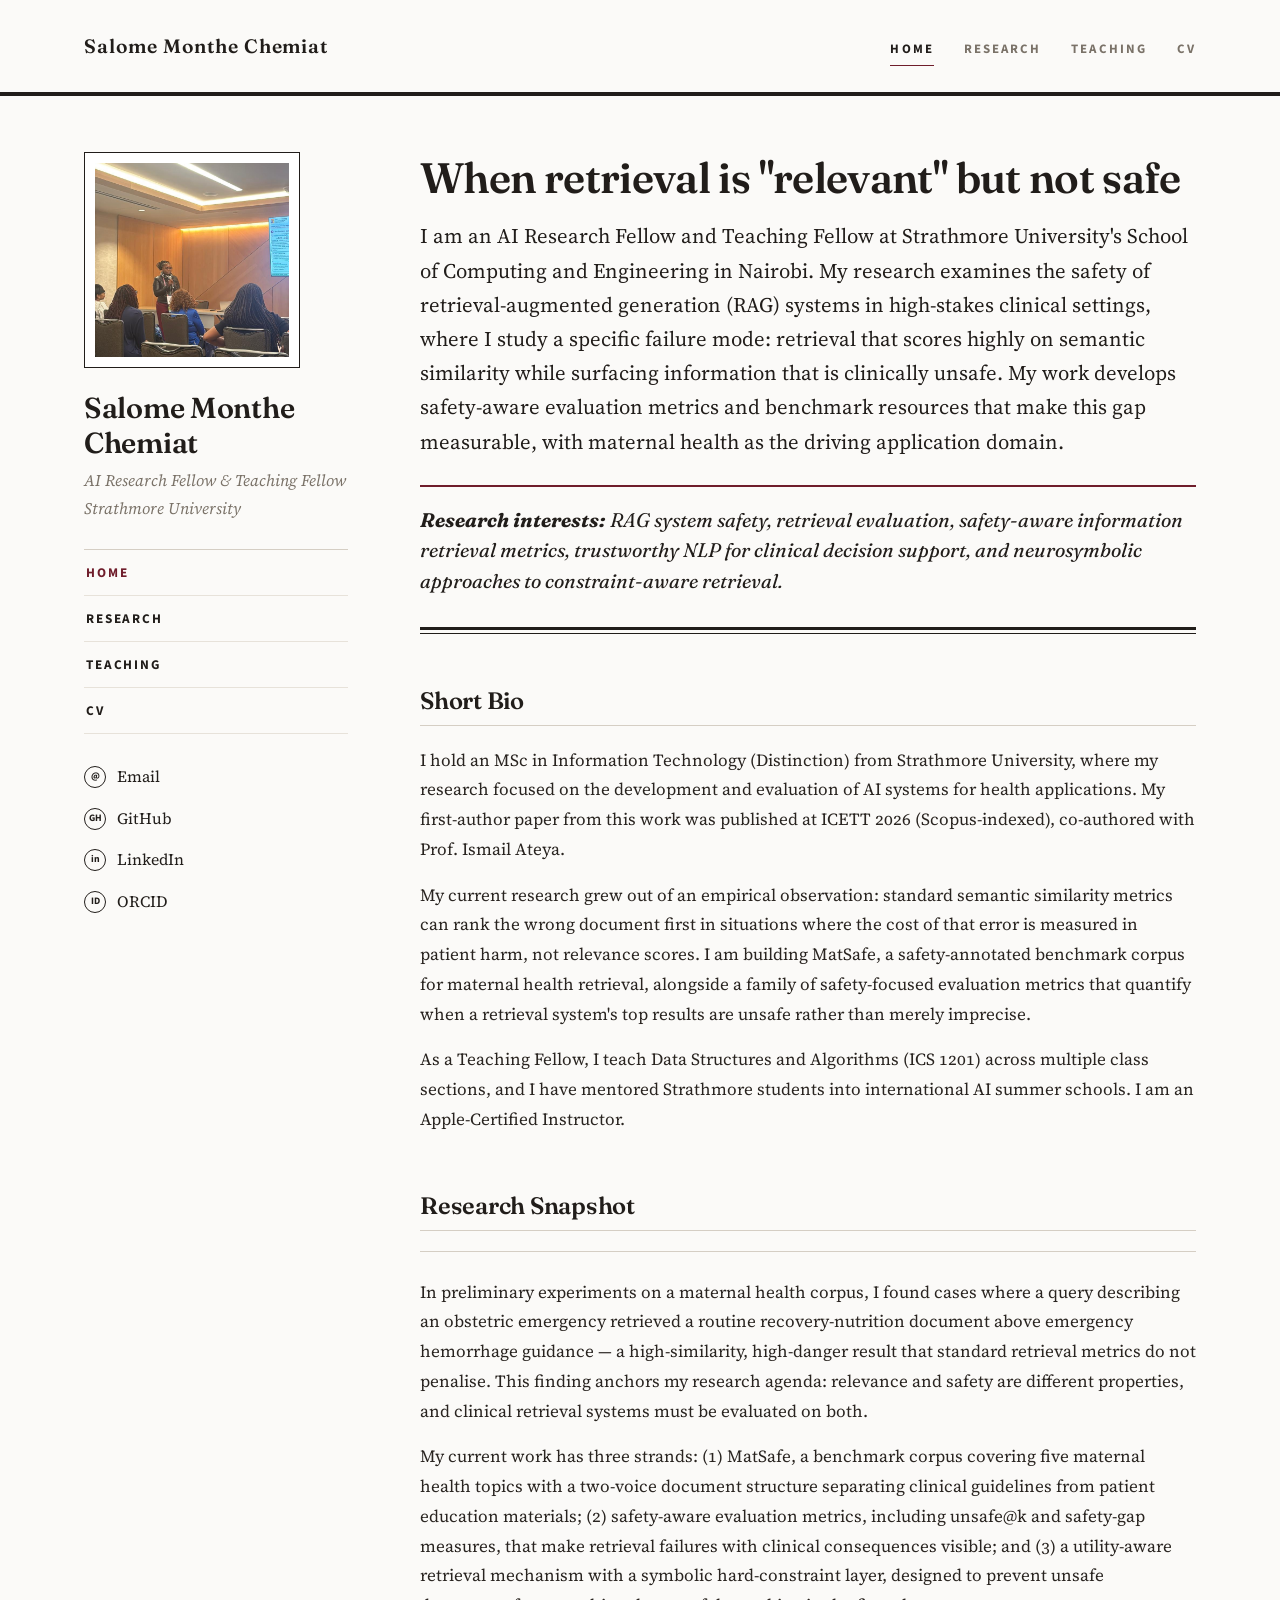
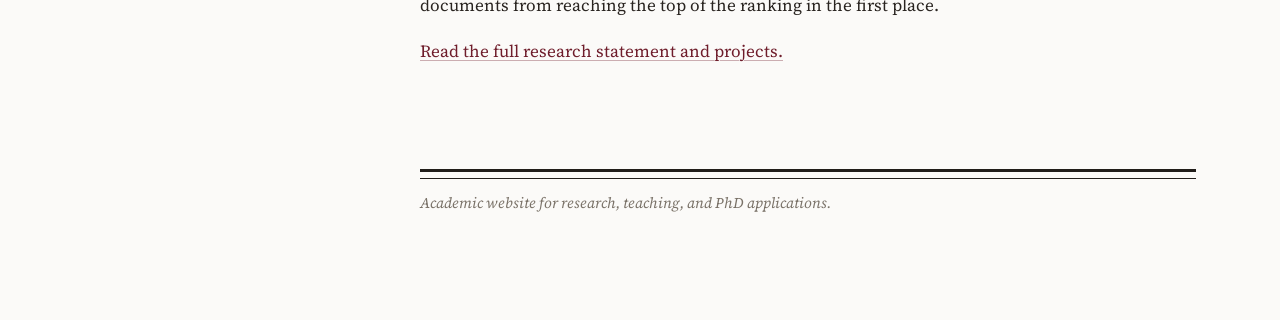
<file: index.html>
<!DOCTYPE html>
<html lang="en">
<head>
    <meta charset="UTF-8">
    <meta name="viewport" content="width=device-width, initial-scale=1.0">

    <title>Salome Monthe Chemiat | AI Research Fellow, Strathmore University</title>

    <meta name="description" content="Academic website of Salome Monthe Chemiat, AI Research Fellow and Teaching Fellow at Strathmore University. Research on the safety of retrieval-augmented generation (RAG) systems, retrieval evaluation, and trustworthy NLP for high-stakes clinical settings.">

    <meta name="robots" content="index, follow">

    <link rel="canonical" href="https://chemiatsalome.github.io/">

    <meta property="og:type" content="website">
    <meta property="og:title" content="Salome Monthe Chemiat | AI Research Fellow">
    <meta property="og:description" content="Research on RAG system safety, retrieval evaluation, and trustworthy NLP for clinical decision support. AI Research Fellow and Teaching Fellow, Strathmore University, Nairobi.">
    <meta property="og:url" content="https://chemiatsalome.github.io/">
    <meta property="og:image" content="https://chemiatsalome.github.io/profile.jpg">

    <script type="application/ld+json">
    {
        "@context": "https://schema.org",
        "@type": "Person",
        "name": "Salome Monthe Chemiat",
        "jobTitle": "AI Research Fellow and Teaching Fellow",
        "affiliation": {
            "@type": "CollegeOrUniversity",
            "name": "Strathmore University, School of Computing and Engineering"
        },
        "url": "https://chemiatsalome.github.io/",
        "sameAs": [
            "https://github.com/Chemiatsalome",
            "https://www.linkedin.com/in/salome-chemiat",
            "https://orcid.org/0009-0006-5871-4366"
        ],
        "knowsAbout": [
            "Retrieval-Augmented Generation",
            "AI Safety Evaluation",
            "Information Retrieval",
            "Natural Language Processing",
            "Clinical Decision Support",
            "Machine Learning"
        ]
    }
    </script>

    <link rel="stylesheet" href="style.css">
</head>

<body>

<header class="top-header">
    <div class="top-header-inner">
        <div class="site-mark">Salome Monthe Chemiat</div>

        <nav class="top-links" aria-label="Top navigation">
            <a class="active" href="index.html">Home</a>
            <a href="research.html">Research</a>
            <a href="teaching.html">Teaching</a>
            <a href="cv.html">CV</a>
        </nav>
    </div>
    <div class="accent-line"></div>
</header>

<div class="site-shell">
    <div class="page-grid">

        <aside class="sidebar">

            <div class="profile-wrap">
                <img class="profile-photo" src="profile.jpg" alt="Portrait of Salome Monthe Chemiat">
            </div>

            <h1>Salome Monthe Chemiat</h1>
            <p class="role">AI Research Fellow &amp; Teaching Fellow<br>Strathmore University</p>

            <nav class="sidebar-nav" aria-label="Primary">
                <a class="active" href="index.html">Home</a>
                <a href="research.html">Research</a>
                <a href="teaching.html">Teaching</a>
                <a href="cv.html">CV</a>
            </nav>

            <ul class="contact-list">
                <li><a href="#" id="email-link"><span class="icon">@</span>Email</a></li>
                <li><a href="https://github.com/Chemiatsalome"><span class="icon">GH</span>GitHub</a></li>
                <li><a href="https://www.linkedin.com/in/salome-chemiat"><span class="icon">in</span>LinkedIn</a></li>
                <li><a href="https://orcid.org/0009-0006-5871-4366"><span class="icon">ID</span>ORCID</a></li>
            </ul>

        </aside>

        <main class="content">

            <section class="hero">


                <h1>When retrieval is "relevant" but not safe</h1>

                <p class="lead">
                    I am an AI Research Fellow and Teaching Fellow at Strathmore University's
                    School of Computing and Engineering in Nairobi. My research examines the
                    safety of retrieval-augmented generation (RAG) systems in high-stakes
                    clinical settings, where I study a specific failure mode: retrieval that
                    scores highly on semantic similarity while surfacing information that is
                    clinically unsafe. My work develops safety-aware evaluation metrics and
                    benchmark resources that make this gap measurable, with maternal health
                    as the driving application domain.
                </p>

                <p class="research-question">
                    <strong>Research interests:</strong>
                    RAG system safety, retrieval evaluation, safety-aware information
                    retrieval metrics, trustworthy NLP for clinical decision support,
                    and neurosymbolic approaches to constraint-aware retrieval.
                </p>

            </section>

            <section>
                <h2>Short Bio</h2>

                <p>
                    I hold an MSc in Information Technology (Distinction) from Strathmore
                    University, where my research focused on the development and evaluation
                    of AI systems for health applications. My first-author paper from this
                    work was published at ICETT 2026 (Scopus-indexed), co-authored with
                    Prof. Ismail Ateya.
                </p>

                <p>
                    My current research grew out of an empirical observation: standard
                    semantic similarity metrics can rank the wrong document first in
                    situations where the cost of that error is measured in patient harm,
                    not relevance scores. I am building MatSafe, a safety-annotated
                    benchmark corpus for maternal health retrieval, alongside a family of
                    safety-focused evaluation metrics that quantify when a retrieval
                    system's top results are unsafe rather than merely imprecise.
                </p>

                <p>
                    As a Teaching Fellow, I teach Data Structures and Algorithms (ICS 1201)
                    across multiple class sections, and I have mentored Strathmore students
                    into international AI summer schools. I am an Apple-Certified Instructor.
                </p>
            </section>

            <section>
                <h2>Research Snapshot</h2>

                <div class="section-card">

                    <p>
                        In preliminary experiments on a maternal health corpus, I found
                        cases where a query describing an obstetric emergency retrieved a
                        routine recovery-nutrition document above emergency hemorrhage
                        guidance &mdash; a high-similarity, high-danger result that standard
                        retrieval metrics do not penalise. This finding anchors my research
                        agenda: relevance and safety are different properties, and clinical
                        retrieval systems must be evaluated on both.
                    </p>

                    <p>
                        My current work has three strands: (1) MatSafe, a benchmark corpus
                        covering five maternal health topics with a two-voice document
                        structure separating clinical guidelines from patient education
                        materials; (2) safety-aware evaluation metrics, including unsafe@k
                        and safety-gap measures, that make retrieval failures with clinical
                        consequences visible; and (3) a utility-aware retrieval mechanism
                        with a symbolic hard-constraint layer, designed to prevent unsafe
                        documents from reaching the top of the ranking in the first place.
                    </p>

                    <p>
                        <a href="research.html">Read the full research statement and projects.</a>
                    </p>

                </div>
            </section>

            <p class="footer-note">
                Academic website for research, teaching, and PhD applications.
            </p>

        </main>
    </div>
</div>
<script>
  (function () {
    var u = "schemiat";
    var d = "strathmore.edu";
    var link = document.getElementById("email-link");
    if (link) {
      link.href = "mailto:" + u + "@" + d;
    }
  })();
</script>
</body>
</html>
</file>
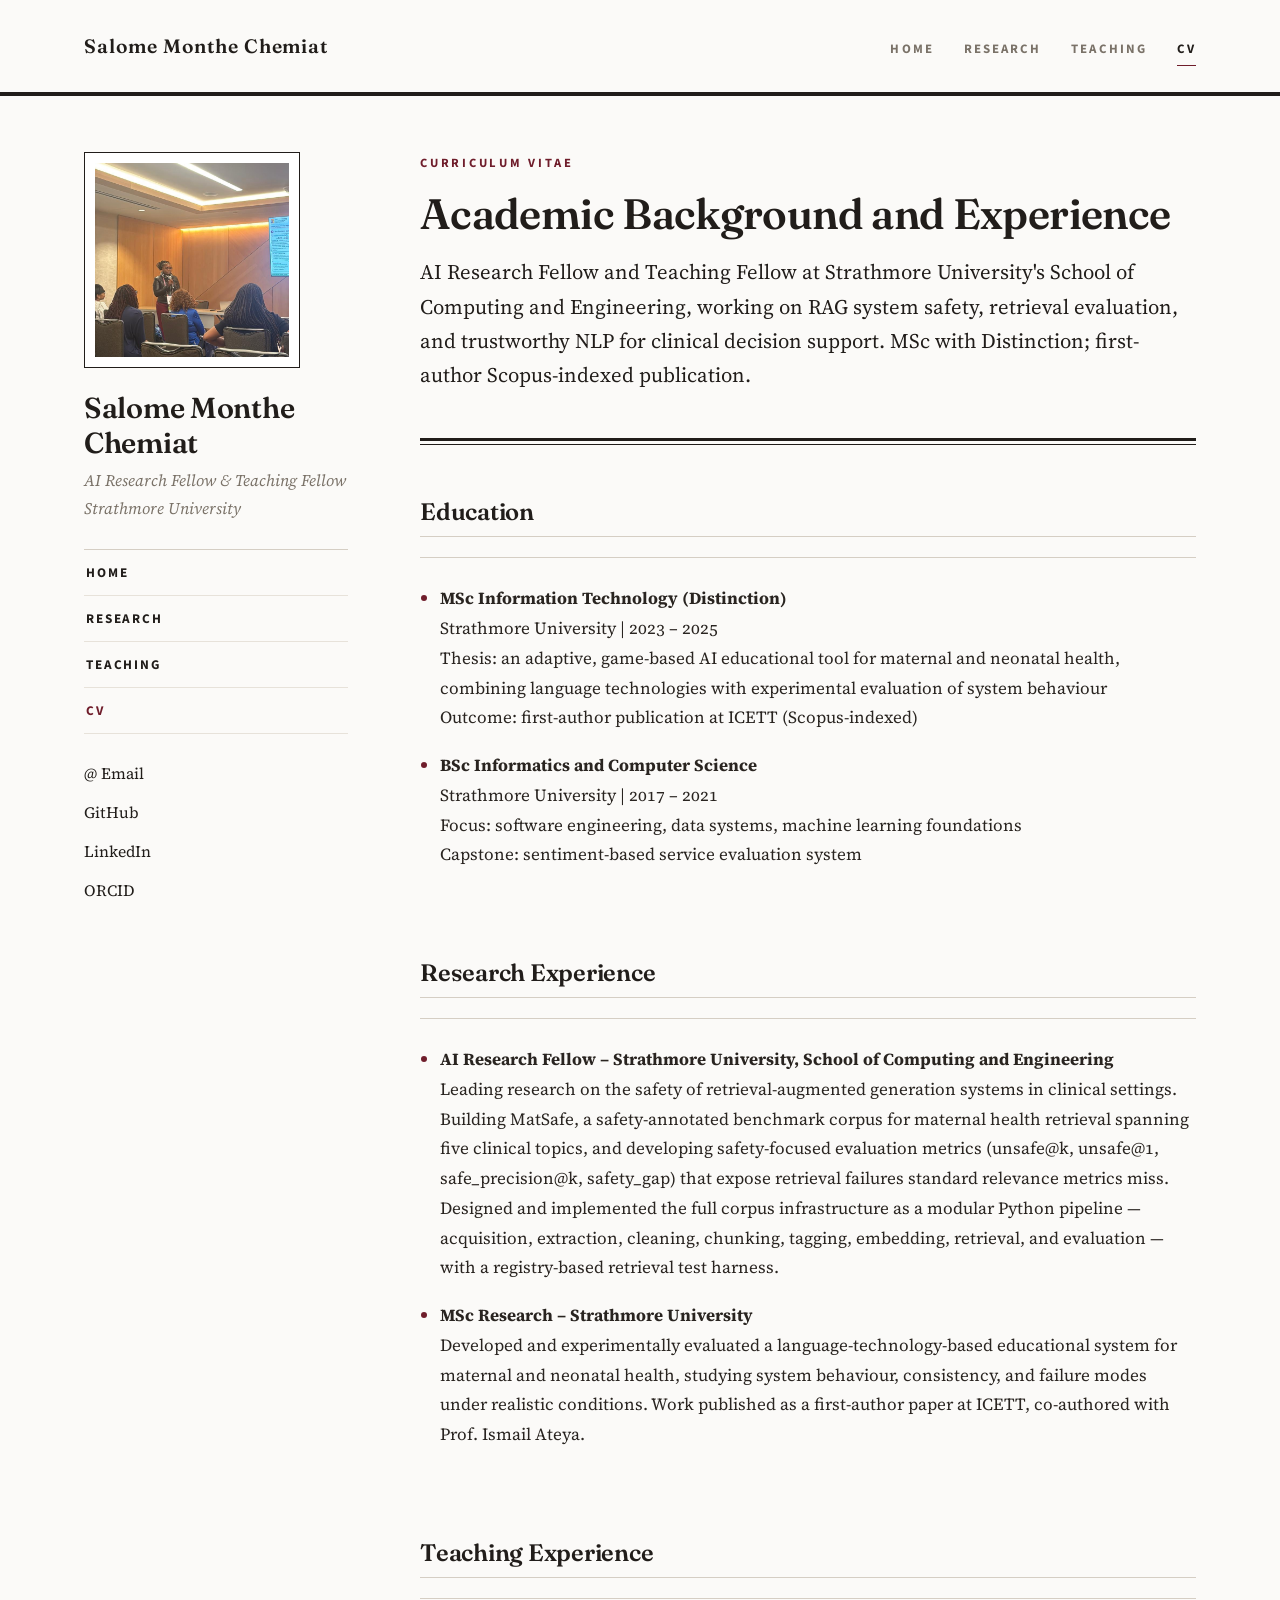
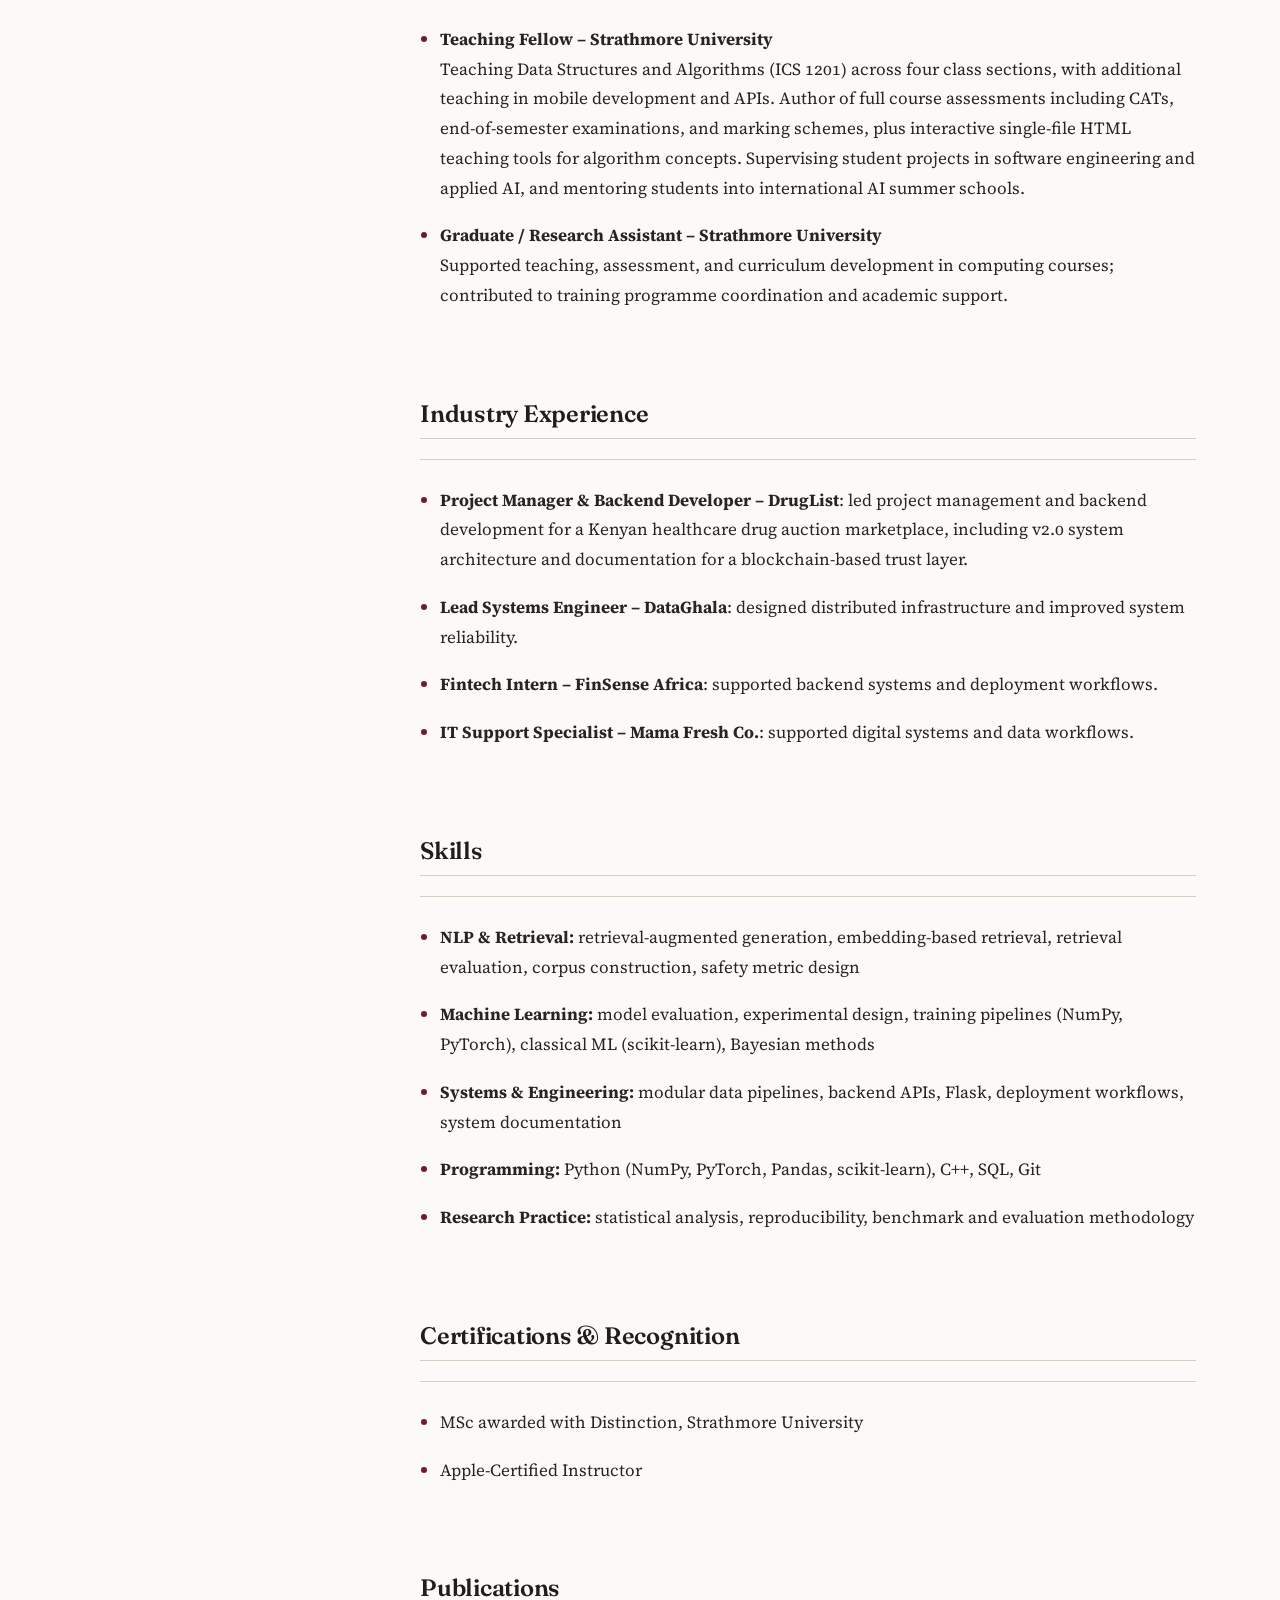
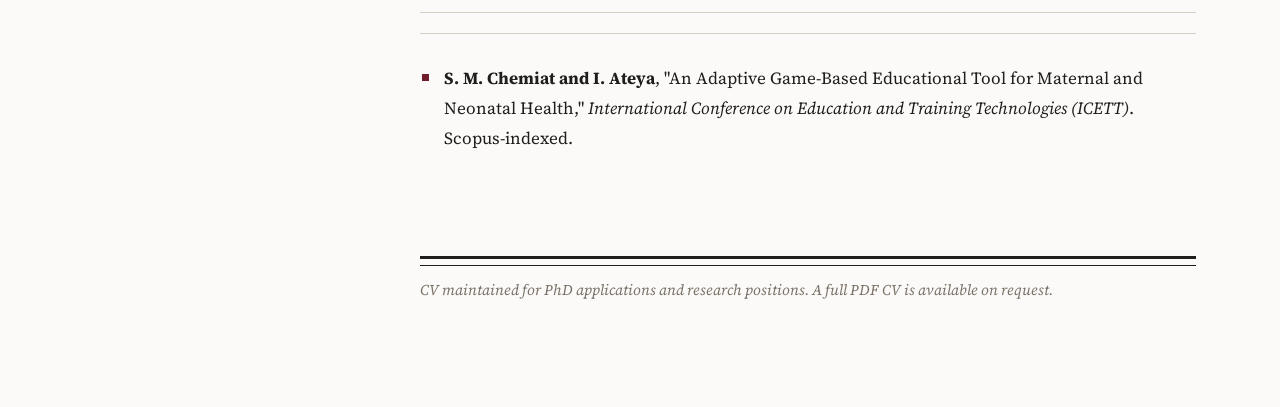
<file: cv.html>
<!DOCTYPE html>
<html lang="en">
<head>
    <meta charset="UTF-8">
    <meta name="viewport" content="width=device-width, initial-scale=1.0">

    <title>CV | Salome Monthe Chemiat | AI Research Fellow</title>

    <meta name="description" content="Curriculum Vitae of Salome Monthe Chemiat, AI Research Fellow and Teaching Fellow at Strathmore University: RAG system safety, retrieval evaluation, trustworthy clinical NLP, teaching, and publications.">

    <meta name="robots" content="index, follow">
    <link rel="canonical" href="https://chemiatsalome.github.io/cv.html">

    <meta property="og:type" content="website">
    <meta property="og:title" content="CV | Salome Monthe Chemiat | AI Research Fellow">
    <meta property="og:description" content="Academic background, research experience, teaching, and publications of Salome Monthe Chemiat.">

    <meta property="og:url" content="https://chemiatsalome.github.io/cv.html">
    <meta property="og:image" content="https://chemiatsalome.github.io/profile.jpg">

    <script type="application/ld+json">
    {
        "@context": "https://schema.org",
        "@type": "Person",
        "name": "Salome Monthe Chemiat",
        "jobTitle": "AI Research Fellow and Teaching Fellow",
        "affiliation": {
            "@type": "CollegeOrUniversity",
            "name": "Strathmore University, School of Computing and Engineering"
        },
        "knowsAbout": [
            "Retrieval-Augmented Generation",
            "AI Safety Evaluation",
            "Information Retrieval",
            "Natural Language Processing",
            "Clinical Decision Support",
            "Machine Learning"
        ]
    }
    </script>

    <link rel="stylesheet" href="style.css">
</head>

<body>

<header class="top-header">
    <div class="top-header-inner">
        <div class="site-mark">Salome Monthe Chemiat</div>

        <nav class="top-links">
            <a href="index.html">Home</a>
            <a href="research.html">Research</a>
            <a href="teaching.html">Teaching</a>
            <a class="active" href="cv.html">CV</a>
        </nav>
    </div>
    <div class="accent-line"></div>
</header>

<div class="site-shell">
<div class="page-grid">

<aside class="sidebar">

    <div class="profile-wrap">
        <img class="profile-photo" src="profile.jpg" alt="Portrait of Salome Monthe Chemiat">
    </div>

    <h1>Salome Monthe Chemiat</h1>
    <p class="role">AI Research Fellow &amp; Teaching Fellow<br>Strathmore University</p>

    <nav class="sidebar-nav">
        <a href="index.html">Home</a>
        <a href="research.html">Research</a>
        <a href="teaching.html">Teaching</a>
        <a class="active" href="cv.html">CV</a>
    </nav>

    <ul class="contact-list">
        <li><a href="mailto:schemiat@strathmore.edu">@ Email</a></li>
        <li><a href="https://github.com/Chemiatsalome">GitHub</a></li>
        <li><a href="https://www.linkedin.com/in/salome-chemiat">LinkedIn</a></li>
        <li><a href="https://orcid.org/0009-0006-5871-4366">ORCID</a></li>
    </ul>

</aside>

<main class="content">

<section class="hero">

    <p class="eyebrow">Curriculum Vitae</p>

    <h1>Academic Background and Experience</h1>

    <p class="lead">
        AI Research Fellow and Teaching Fellow at Strathmore University's School
        of Computing and Engineering, working on RAG system safety, retrieval
        evaluation, and trustworthy NLP for clinical decision support. MSc with
        Distinction; first-author Scopus-indexed publication.
    </p>

</section>

<section>

    <h2>Education</h2>

    <div class="section-card">

        <ul class="cv-list">

            <li>
                <strong>MSc Information Technology (Distinction)</strong><br>
                Strathmore University | 2023 &ndash; 2025<br>
                Thesis: an adaptive, game-based AI educational tool for maternal
                and neonatal health, combining language technologies with
                experimental evaluation of system behaviour<br>
                Outcome: first-author publication at ICETT (Scopus-indexed)
            </li>

            <li>
                <strong>BSc Informatics and Computer Science</strong><br>
                Strathmore University | 2017 &ndash; 2021<br>
                Focus: software engineering, data systems, machine learning foundations<br>
                Capstone: sentiment-based service evaluation system
            </li>

        </ul>

    </div>

</section>

<section>

    <h2>Research Experience</h2>

    <div class="section-card">

        <ul class="cv-list">

            <li>
                <strong>AI Research Fellow &ndash; Strathmore University, School of Computing and Engineering</strong><br>
                Leading research on the safety of retrieval-augmented generation
                systems in clinical settings. Building MatSafe, a safety-annotated
                benchmark corpus for maternal health retrieval spanning five
                clinical topics, and developing safety-focused evaluation metrics
                (unsafe@k, unsafe@1, safe_precision@k, safety_gap) that expose
                retrieval failures standard relevance metrics miss. Designed and
                implemented the full corpus infrastructure as a modular Python
                pipeline &mdash; acquisition, extraction, cleaning, chunking,
                tagging, embedding, retrieval, and evaluation &mdash; with a
                registry-based retrieval test harness.
            </li>

            <li>
                <strong>MSc Research &ndash; Strathmore University</strong><br>
                Developed and experimentally evaluated a language-technology-based
                educational system for maternal and neonatal health, studying
                system behaviour, consistency, and failure modes under realistic
                conditions. Work published as a first-author paper at ICETT,
                co-authored with Prof. Ismail Ateya.
            </li>

        </ul>

    </div>

</section>

<section>

    <h2>Teaching Experience</h2>

    <div class="section-card">

        <ul class="cv-list">

            <li>
                <strong>Teaching Fellow &ndash; Strathmore University</strong><br>
                Teaching Data Structures and Algorithms (ICS 1201) across four
                class sections, with additional teaching in mobile development
                and APIs. Author of full course assessments including CATs,
                end-of-semester examinations, and marking schemes, plus
                interactive single-file HTML teaching tools for algorithm
                concepts. Supervising student projects in software engineering
                and applied AI, and mentoring students into international AI
                summer schools.
            </li>

            <li>
                <strong>Graduate / Research Assistant &ndash; Strathmore University</strong><br>
                Supported teaching, assessment, and curriculum development in
                computing courses; contributed to training programme
                coordination and academic support.
            </li>

        </ul>

    </div>

</section>

<section>

    <h2>Industry Experience</h2>

    <div class="section-card">

        <ul class="cv-list">

            <li><strong>Project Manager &amp; Backend Developer &ndash; DrugList</strong>: led project management and backend development for a Kenyan healthcare drug auction marketplace, including v2.0 system architecture and documentation for a blockchain-based trust layer.</li>

            <li><strong>Lead Systems Engineer &ndash; DataGhala</strong>: designed distributed infrastructure and improved system reliability.</li>

            <li><strong>Fintech Intern &ndash; FinSense Africa</strong>: supported backend systems and deployment workflows.</li>

            <li><strong>IT Support Specialist &ndash; Mama Fresh Co.</strong>: supported digital systems and data workflows.</li>

        </ul>

    </div>

</section>

<section>

    <h2>Skills</h2>

    <div class="section-card">

        <ul class="cv-list">

            <li><strong>NLP &amp; Retrieval:</strong> retrieval-augmented generation, embedding-based retrieval, retrieval evaluation, corpus construction, safety metric design</li>

            <li><strong>Machine Learning:</strong> model evaluation, experimental design, training pipelines (NumPy, PyTorch), classical ML (scikit-learn), Bayesian methods</li>

            <li><strong>Systems &amp; Engineering:</strong> modular data pipelines, backend APIs, Flask, deployment workflows, system documentation</li>

            <li><strong>Programming:</strong> Python (NumPy, PyTorch, Pandas, scikit-learn), C++, SQL, Git</li>

            <li><strong>Research Practice:</strong> statistical analysis, reproducibility, benchmark and evaluation methodology</li>

        </ul>

    </div>

</section>

<section>

    <h2>Certifications &amp; Recognition</h2>

    <div class="section-card">

        <ul class="cv-list">

            <li>MSc awarded with Distinction, Strathmore University</li>

            <li>Apple-Certified Instructor</li>

        </ul>

    </div>

</section>

<section>

    <h2>Publications</h2>

    <div class="section-card">

        <ul class="pub-list">

            <li>
                <strong>S. M. Chemiat and I. Ateya</strong>,
                "An Adaptive Game-Based Educational Tool for Maternal and
                Neonatal Health," <em>International Conference on Education and
                Training Technologies (ICETT)</em>. Scopus-indexed.
            </li>

        </ul>

    </div>

</section>

<p class="footer-note">
    CV maintained for PhD applications and research positions. A full PDF CV is available on request.
</p>

</main>

</div>
</div>
<script>
  (function () {
    var u = "schemiat";
    var d = "strathmore.edu";
    var link = document.getElementById("email-link");
    if (link) {
      link.href = "mailto:" + u + "@" + d;
    }
  })();
</script>
</body>
</html>
</file>
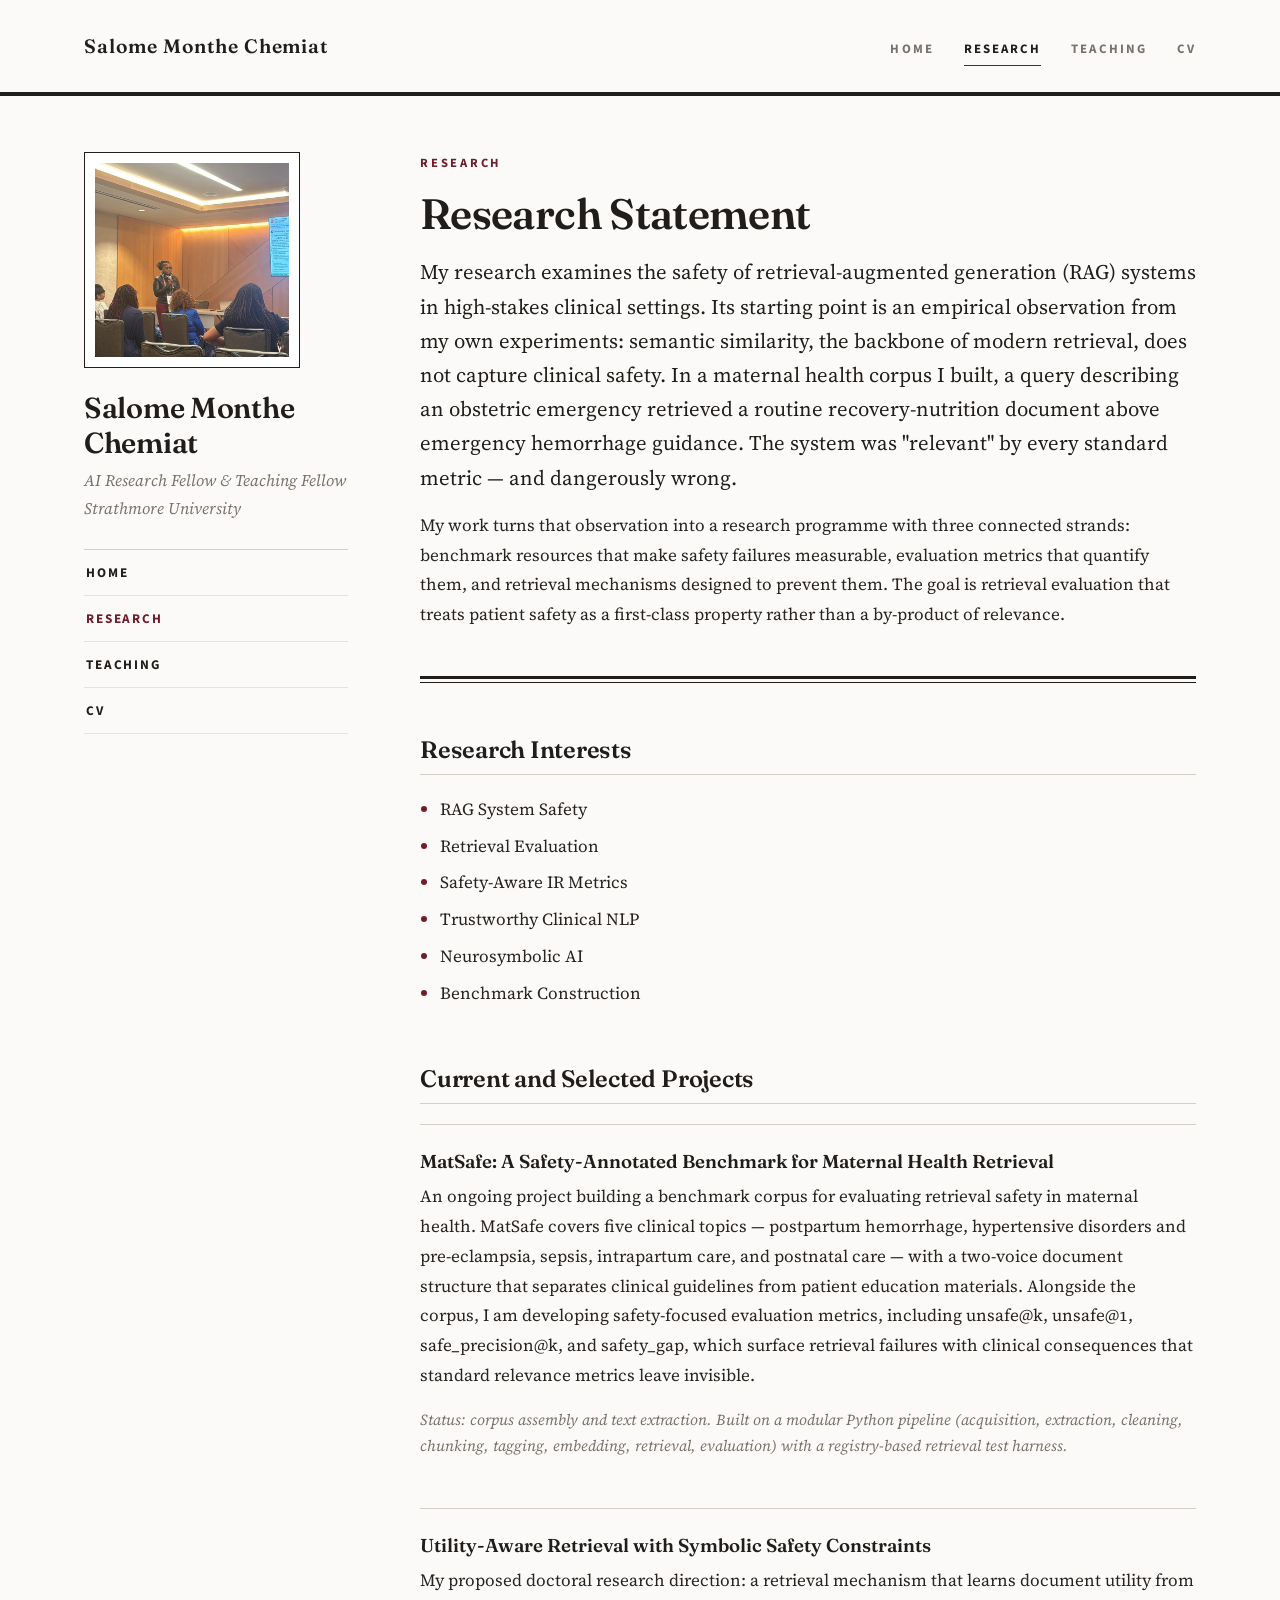
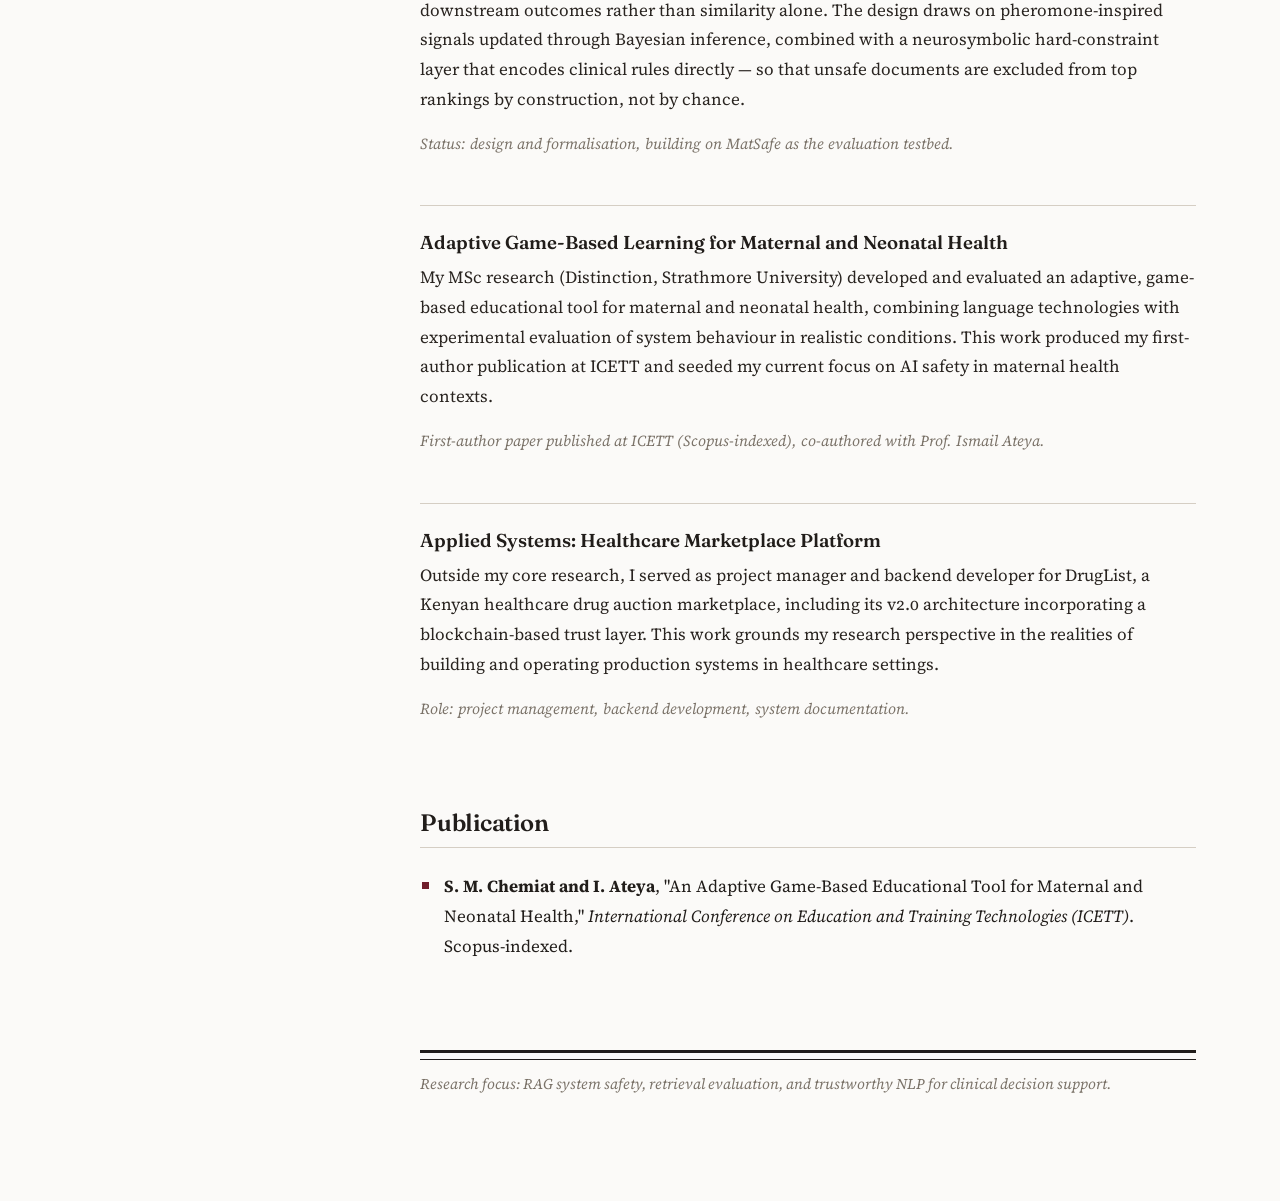
<file: research.html>
<!DOCTYPE html>
<html lang="en">
<head>
    <meta charset="UTF-8">
    <meta name="viewport" content="width=device-width, initial-scale=1.0">

    <title>Research | Salome Monthe Chemiat | AI Research Fellow</title>

    <meta name="description" content="Research of Salome Monthe Chemiat, AI Research Fellow at Strathmore University: RAG system safety, safety-aware retrieval evaluation, the MatSafe maternal health benchmark, and neurosymbolic constraint-aware retrieval for clinical decision support.">

    <meta name="robots" content="index, follow">
    <link rel="canonical" href="https://chemiatsalome.github.io/research.html">

    <meta property="og:type" content="website">
    <meta property="og:title" content="Research | Salome Monthe Chemiat | AI Research Fellow">
    <meta property="og:description" content="RAG system safety, safety-aware retrieval evaluation, the MatSafe benchmark, and trustworthy NLP for clinical decision support.">
    <meta property="og:url" content="https://chemiatsalome.github.io/research.html">

    <script type="application/ld+json">
    {
        "@context": "https://schema.org",
        "@type": "Person",
        "name": "Salome Monthe Chemiat",
        "jobTitle": "AI Research Fellow and Teaching Fellow",
        "affiliation": {
            "@type": "CollegeOrUniversity",
            "name": "Strathmore University, School of Computing and Engineering"
        },
        "knowsAbout": [
            "Retrieval-Augmented Generation",
            "AI Safety Evaluation",
            "Information Retrieval",
            "Natural Language Processing",
            "Clinical Decision Support",
            "Benchmark Construction"
        ]
    }
    </script>

    <link rel="stylesheet" href="style.css">
</head>

<body>

<header class="top-header">
    <div class="top-header-inner">
        <div class="site-mark">Salome Monthe Chemiat</div>

        <nav class="top-links">
            <a href="index.html">Home</a>
            <a class="active" href="research.html">Research</a>
            <a href="teaching.html">Teaching</a>
            <a href="cv.html">CV</a>
        </nav>
    </div>
    <div class="accent-line"></div>
</header>

<div class="site-shell">
<div class="page-grid">

<aside class="sidebar">

    <div class="profile-wrap">
        <img class="profile-photo" src="profile.jpg" alt="Portrait of Salome Monthe Chemiat">
    </div>

    <h1>Salome Monthe Chemiat</h1>
    <p class="role">AI Research Fellow &amp; Teaching Fellow<br>Strathmore University</p>

    <nav class="sidebar-nav">
        <a href="index.html">Home</a>
        <a class="active" href="research.html">Research</a>
        <a href="teaching.html">Teaching</a>
        <a href="cv.html">CV</a>
    </nav>

</aside>

<main class="content">

<section class="hero">

    <p class="eyebrow">Research</p>

    <h1>Research Statement</h1>

    <p class="lead">
        My research examines the safety of retrieval-augmented generation (RAG)
        systems in high-stakes clinical settings. Its starting point is an
        empirical observation from my own experiments: semantic similarity, the
        backbone of modern retrieval, does not capture clinical safety. In a
        maternal health corpus I built, a query describing an obstetric emergency
        retrieved a routine recovery-nutrition document above emergency hemorrhage
        guidance. The system was "relevant" by every standard metric &mdash; and
        dangerously wrong.
    </p>

    <p>
        My work turns that observation into a research programme with three
        connected strands: benchmark resources that make safety failures
        measurable, evaluation metrics that quantify them, and retrieval
        mechanisms designed to prevent them. The goal is retrieval evaluation
        that treats patient safety as a first-class property rather than a
        by-product of relevance.
    </p>

</section>

<section>

    <h2>Research Interests</h2>

    <ul class="inline-list">
        <li>RAG System Safety</li>
        <li>Retrieval Evaluation</li>
        <li>Safety-Aware IR Metrics</li>
        <li>Trustworthy Clinical NLP</li>
        <li>Neurosymbolic AI</li>
        <li>Benchmark Construction</li>
    </ul>

</section>

<section>

    <h2>Current and Selected Projects</h2>

    <article class="section-card">

        <h3>MatSafe: A Safety-Annotated Benchmark for Maternal Health Retrieval</h3>

        <p>
            An ongoing project building a benchmark corpus for evaluating
            retrieval safety in maternal health. MatSafe covers five clinical
            topics &mdash; postpartum hemorrhage, hypertensive disorders and
            pre-eclampsia, sepsis, intrapartum care, and postnatal care &mdash;
            with a two-voice document structure that separates clinical
            guidelines from patient education materials. Alongside the corpus,
            I am developing safety-focused evaluation metrics, including
            unsafe@k, unsafe@1, safe_precision@k, and safety_gap, which surface
            retrieval failures with clinical consequences that standard
            relevance metrics leave invisible.
        </p>

        <p class="meta">
            Status: corpus assembly and text extraction. Built on a modular
            Python pipeline (acquisition, extraction, cleaning, chunking,
            tagging, embedding, retrieval, evaluation) with a registry-based
            retrieval test harness.
        </p>

    </article>

    <article class="section-card">

        <h3>Utility-Aware Retrieval with Symbolic Safety Constraints</h3>

        <p>
            My proposed doctoral research direction: a retrieval mechanism that
            learns document utility from downstream outcomes rather than
            similarity alone. The design draws on pheromone-inspired signals
            updated through Bayesian inference, combined with a neurosymbolic
            hard-constraint layer that encodes clinical rules directly &mdash;
            so that unsafe documents are excluded from top rankings by
            construction, not by chance.
        </p>

        <p class="meta">
            Status: design and formalisation, building on MatSafe as the
            evaluation testbed.
        </p>

    </article>

    <article class="section-card">

        <h3>Adaptive Game-Based Learning for Maternal and Neonatal Health</h3>

        <p>
            My MSc research (Distinction, Strathmore University) developed and
            evaluated an adaptive, game-based educational tool for maternal and
            neonatal health, combining language technologies with experimental
            evaluation of system behaviour in realistic conditions. This work
            produced my first-author publication at ICETT and seeded my current
            focus on AI safety in maternal health contexts.
        </p>

        <p class="meta">
            First-author paper published at ICETT (Scopus-indexed), co-authored
            with Prof. Ismail Ateya.
        </p>

    </article>

    <article class="section-card">

        <h3>Applied Systems: Healthcare Marketplace Platform</h3>

        <p>
            Outside my core research, I served as project manager and backend
            developer for DrugList, a Kenyan healthcare drug auction marketplace,
            including its v2.0 architecture incorporating a blockchain-based
            trust layer. This work grounds my research perspective in the
            realities of building and operating production systems in
            healthcare settings.
        </p>

        <p class="meta">
            Role: project management, backend development, system documentation.
        </p>

    </article>

</section>

<section>

    <h2>Publication</h2>

    <ul class="pub-list">
        <li>
            <strong>S. M. Chemiat and I. Ateya</strong>,
            "An Adaptive Game-Based Educational Tool for Maternal and Neonatal
            Health," <em>International Conference on Education and Training
            Technologies (ICETT)</em>. Scopus-indexed.
        </li>
    </ul>

</section>

<p class="footer-note">
    Research focus: RAG system safety, retrieval evaluation, and trustworthy NLP for clinical decision support.
</p>

</main>

</div>
</div>

</body>
</html>
</file>
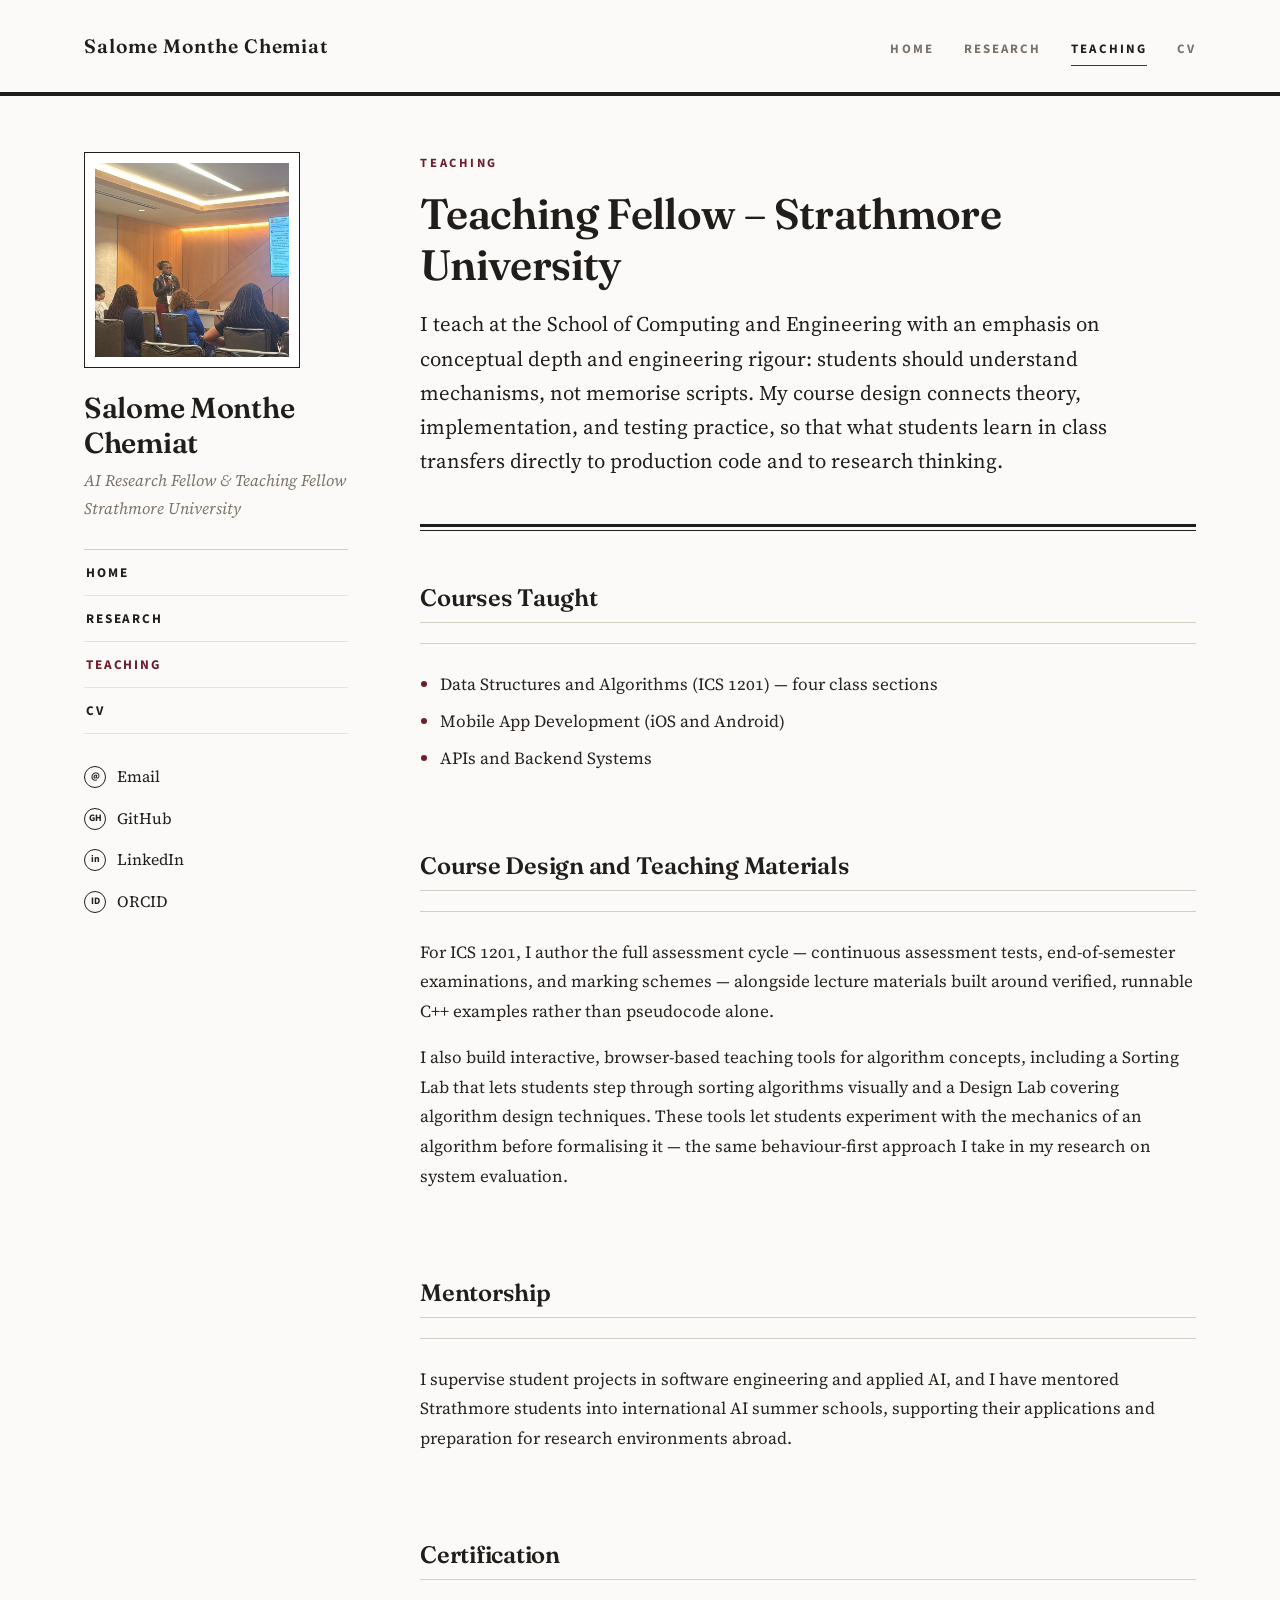
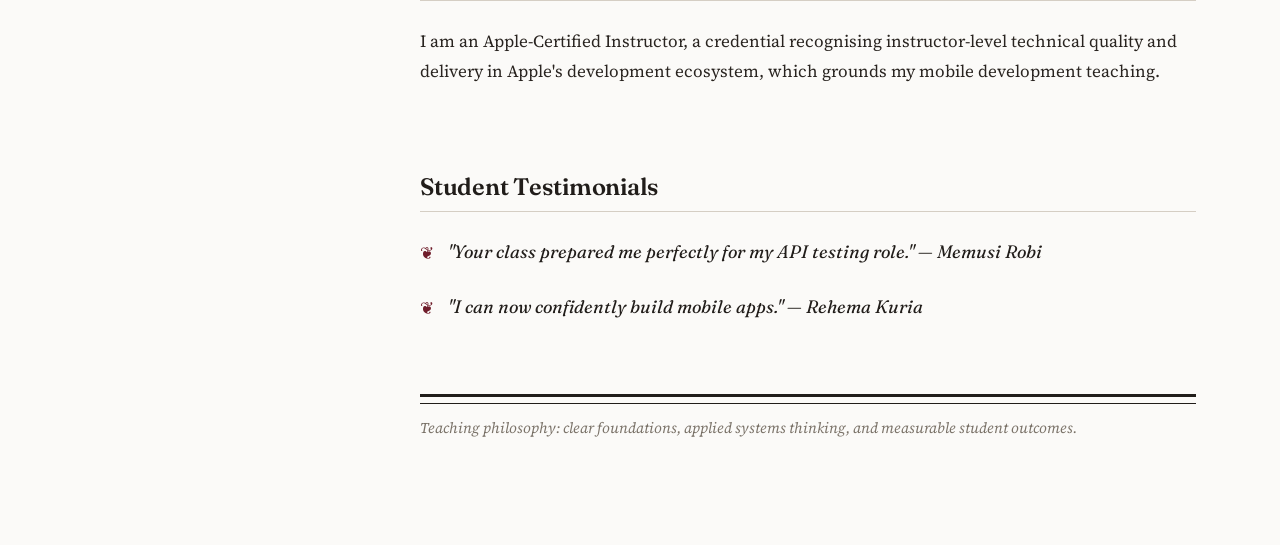
<file: teaching.html>
<!DOCTYPE html>
<html lang="en">
<head>
    <meta charset="UTF-8">
    <meta name="viewport" content="width=device-width, initial-scale=1.0">
    <title>Teaching | Salome Monthe Chemiat | AI Research Fellow</title>
    <meta name="description" content="Teaching profile of Salome Monthe Chemiat, AI Research Fellow and Teaching Fellow at Strathmore University: Data Structures and Algorithms, mobile development, APIs, interactive teaching tools, and student mentorship.">
    <meta name="robots" content="index, follow">
    <link rel="canonical" href="https://chemiatsalome.github.io/teaching.html">
    <meta property="og:type" content="website">
    <meta property="og:title" content="Teaching | Salome Monthe Chemiat | AI Research Fellow">
    <meta property="og:description" content="Teaching and mentorship of Salome Monthe Chemiat at Strathmore University.">
    <meta property="og:url" content="https://chemiatsalome.github.io/teaching.html">
    <meta property="og:image" content="https://chemiatsalome.github.io/profile.jpg">
    <script type="application/ld+json">
        {
            "@context": "https://schema.org",
            "@type": "Person",
            "name": "Salome Monthe Chemiat",
            "jobTitle": "AI Research Fellow and Teaching Fellow",
            "affiliation": {
                "@type": "CollegeOrUniversity",
                "name": "Strathmore University, School of Computing and Engineering"
            },
            "url": "https://chemiatsalome.github.io/",
            "sameAs": [
                "https://github.com/Chemiatsalome",
                "https://www.linkedin.com/in/salome-chemiat",
                "https://orcid.org/0009-0006-5871-4366"
            ],
            "knowsAbout": [
                "Data Structures and Algorithms",
                "Mobile Application Development",
                "APIs and Backend Systems",
                "Computer Science Education"
            ]
        }
    </script>
    <link rel="stylesheet" href="style.css">
</head>
<body>
    <header class="top-header">
        <div class="top-header-inner">
            <div class="site-mark">Salome Monthe Chemiat</div>
            <nav class="top-links" aria-label="Top navigation">
                <a href="index.html">Home</a>
                <a href="research.html">Research</a>
                <a class="active" href="teaching.html">Teaching</a>
                <a href="cv.html">CV</a>
            </nav>
        </div>
        <div class="accent-line"></div>
    </header>
    <div class="site-shell">
        <div class="page-grid">
            <aside class="sidebar">
                <div class="profile-wrap">
                    <img class="profile-photo" src="profile.jpg" alt="Portrait of Salome Monthe Chemiat">
                </div>
                <h1>Salome Monthe Chemiat</h1>
                <p class="role">AI Research Fellow &amp; Teaching Fellow<br>Strathmore University</p>
                <nav class="sidebar-nav" aria-label="Primary">
                    <a href="index.html">Home</a>
                    <a href="research.html">Research</a>
                    <a class="active" href="teaching.html">Teaching</a>
                    <a href="cv.html">CV</a>
                </nav>
                <ul class="contact-list">
                    <li><a href="#" id="email-link"><span class="icon">@</span>Email</a></li>
                    <li><a href="https://github.com/Chemiatsalome"><span class="icon">GH</span>GitHub</a></li>
                    <li><a href="https://www.linkedin.com/in/salome-chemiat"><span class="icon">in</span>LinkedIn</a></li>
                    <li><a href="https://orcid.org/0009-0006-5871-4366"><span class="icon">ID</span>ORCID</a></li>
                </ul>
            </aside>

            <main class="content">
                <section class="hero">
                    <p class="eyebrow">Teaching</p>
                    <h1>Teaching Fellow &ndash; Strathmore University</h1>
                    <p class="lead">
                        I teach at the School of Computing and Engineering with an
                        emphasis on conceptual depth and engineering rigour: students
                        should understand mechanisms, not memorise scripts. My course
                        design connects theory, implementation, and testing practice,
                        so that what students learn in class transfers directly to
                        production code and to research thinking.
                    </p>
                </section>

                <section>
                    <h2>Courses Taught</h2>
                    <div class="section-card">
                        <ul class="inline-list">
                            <li>Data Structures and Algorithms (ICS 1201) &mdash; four class sections</li>
                            <li>Mobile App Development (iOS and Android)</li>
                            <li>APIs and Backend Systems</li>
                        </ul>
                    </div>
                </section>

                <section>
                    <h2>Course Design and Teaching Materials</h2>
                    <div class="section-card">
                        <p>
                            For ICS 1201, I author the full assessment cycle &mdash;
                            continuous assessment tests, end-of-semester examinations,
                            and marking schemes &mdash; alongside lecture materials
                            built around verified, runnable C++ examples rather than
                            pseudocode alone.
                        </p>
                        <p>
                            I also build interactive, browser-based teaching tools for
                            algorithm concepts, including a Sorting Lab that lets
                            students step through sorting algorithms visually and a
                            Design Lab covering algorithm design techniques. These
                            tools let students experiment with the mechanics of an
                            algorithm before formalising it &mdash; the same
                            behaviour-first approach I take in my research on system
                            evaluation.
                        </p>
                    </div>
                </section>

                <section>
                    <h2>Mentorship</h2>
                    <div class="section-card">
                        <p>
                            I supervise student projects in software engineering and
                            applied AI, and I have mentored Strathmore students into
                            international AI summer schools, supporting their
                            applications and preparation for research environments
                            abroad.
                        </p>
                    </div>
                </section>

                <section>
                    <h2>Certification</h2>
                    <div class="section-card">
                        <p>
                            I am an Apple-Certified Instructor, a credential
                            recognising instructor-level technical quality and
                            delivery in Apple's development ecosystem, which grounds
                            my mobile development teaching.
                        </p>
                    </div>
                </section>

                <section>
                    <h2>Student Testimonials</h2>
                    <div class="testimonial">
                        "Your class prepared me perfectly for my API testing role." &mdash; Memusi Robi
                    </div>
                    <div class="testimonial">
                        "I can now confidently build mobile apps." &mdash; Rehema Kuria
                    </div>
                </section>

                <p class="footer-note">Teaching philosophy: clear foundations, applied systems thinking, and measurable student outcomes.</p>
            </main>
        </div>
    </div>
</body>
</html>
</file>
<file: style.css>
@import url("https://fonts.googleapis.com/css2?family=Fraunces:ital,opsz,wght@0,9..144,500;0,9..144,600;0,9..144,700;1,9..144,500&family=Source+Serif+4:ital,opsz,wght@0,8..60,400;0,8..60,600;1,8..60,400&family=Source+Sans+3:wght@600;700&display=swap");

/* =========================================================
   Palette: "Monograph Edition"
   The register of a fine-press book or gallery catalogue:
   porcelain paper, espresso ink, serif body text, and
   thick-thin "Oxford" double rules as the structural motif.
   Oxblood remains the single accent, now reserved for
   interaction and fine marks. No boxes, no fills — space
   and hairlines do the work. Same class names as before;
   drop-in replacement for the existing HTML.
   ========================================================= */

:root {
    --ink: #211d1a;           /* espresso ink */
    --bg: #fbfaf8;            /* porcelain paper */
    --panel: transparent;
    --text: #292420;
    --muted: #7a7268;
    --accent: #6f1d2b;        /* oxblood, deepened */
    --accent-deep: #4a1119;
    --line: #e7e2da;
    --line-strong: #d5cec4;
    --max-width: 1160px;
}

* {
    box-sizing: border-box;
}

html, body {
    margin: 0;
    padding: 0;
    background: var(--bg);
    color: var(--text);
    font-family: "Source Serif 4", Georgia, "Times New Roman", serif;
    font-size: 17px;
    line-height: 1.75;
    font-variant-numeric: oldstyle-nums;
    -webkit-font-smoothing: antialiased;
}

::selection {
    background: var(--accent);
    color: #ffffff;
}

a {
    color: var(--accent);
    text-decoration: underline;
    text-decoration-thickness: 1px;
    text-underline-offset: 3px;
    text-decoration-color: rgba(111, 29, 43, 0.35);
    transition: color 0.15s ease, text-decoration-color 0.15s ease;
}

a:hover {
    color: var(--accent-deep);
    text-decoration-color: currentColor;
}

:focus-visible {
    outline: 2px solid var(--accent);
    outline-offset: 3px;
}

/* ---------- Masthead: paper, not a band ----------
   The weight moves from a filled block to a thick-thin
   double rule — the classic fine-print device. */

.top-header {
    background: var(--bg);
    border-bottom: 3px solid var(--ink);
}

.top-header-inner {
    max-width: var(--max-width);
    margin: 0 auto;
    padding: 30px 24px 22px;
    display: flex;
    align-items: baseline;
    justify-content: space-between;
    gap: 20px;
}

.site-mark {
    font-family: "Fraunces", Georgia, serif;
    font-size: 1.14rem;
    font-weight: 600;
    letter-spacing: 0.05em;
    color: var(--ink);
}

.top-links {
    display: flex;
    gap: 30px;
    flex-wrap: wrap;
}

.top-links a {
    color: var(--muted);
    font-family: "Source Sans 3", "Segoe UI", sans-serif;
    font-size: 0.76rem;
    font-weight: 700;
    letter-spacing: 0.16em;
    text-transform: uppercase;
    text-decoration: none;
    padding-bottom: 4px;
    border-bottom: 1px solid transparent;
}

.top-links a:hover {
    color: var(--ink);
}

.top-links a.active {
    color: var(--ink);
    border-bottom-color: var(--accent);
}

/* Second stroke of the double rule */
.accent-line {
    height: 1px;
    background: var(--ink);
    margin-top: 4px;
}

/* ---------- Shell & grid ---------- */

.site-shell {
    max-width: var(--max-width);
    margin: 0 auto;
    padding: 56px 24px 88px;
}

.page-grid {
    display: grid;
    grid-template-columns: 264px 1fr;
    gap: 72px;
}

/* ---------- Sidebar ---------- */

.sidebar {
    position: sticky;
    top: 36px;
    align-self: start;
    background: transparent;
    padding: 0;
    border: none;
}

.profile-wrap {
    margin-bottom: 22px;
}

/* Matted and framed, like a work on a gallery wall:
   white mat, single hairline ink frame, square crop. */
.profile-photo {
    width: 100%;
    max-width: 216px;
    height: auto;
    aspect-ratio: 1 / 1;
    border-radius: 0;
    object-fit: cover;
    display: block;
    padding: 10px;
    background: #ffffff;
    border: 1px solid var(--ink);
}

.sidebar h1 {
    margin: 0 0 6px;
    font-family: "Fraunces", Georgia, serif;
    font-size: 1.7rem;
    font-weight: 600;
    line-height: 1.22;
    letter-spacing: -0.01em;
    color: var(--ink);
}

.sidebar .role {
    margin: 0 0 4px;
    color: var(--muted);
    font-size: 0.95rem;
    font-style: italic;
}

.sidebar-nav {
    display: flex;
    flex-direction: column;
    margin: 26px 0;
    border-top: 1px solid var(--line-strong);
}

.sidebar-nav a {
    display: block;
    padding: 11px 2px;
    color: var(--ink);
    font-family: "Source Sans 3", "Segoe UI", sans-serif;
    font-size: 0.78rem;
    font-weight: 700;
    letter-spacing: 0.14em;
    text-transform: uppercase;
    text-decoration: none;
    border-bottom: 1px solid var(--line);
}

.sidebar-nav a:hover {
    color: var(--accent);
}

.sidebar-nav a.active {
    color: var(--accent);
}

.contact-list {
    margin: 22px 0 0;
    padding: 0;
    list-style: none;
    display: grid;
    gap: 11px;
    font-size: 0.93rem;
}

.contact-list a {
    display: inline-flex;
    align-items: center;
    gap: 11px;
    color: var(--ink);
    text-decoration: none;
}

.contact-list a:hover {
    color: var(--accent);
}

.contact-list .icon {
    width: 22px;
    height: 22px;
    border-radius: 50%;
    border: 1px solid var(--ink);
    color: var(--ink);
    background: transparent;
    display: inline-flex;
    align-items: center;
    justify-content: center;
    font-family: "Source Sans 3", sans-serif;
    font-size: 0.58rem;
    font-weight: 700;
    transition: background 0.15s ease, color 0.15s ease, border-color 0.15s ease;
}

.contact-list a:hover .icon {
    background: var(--accent);
    border-color: var(--accent);
    color: #ffffff;
}

/* ---------- Content ---------- */

.content {
    min-width: 0;
}

.hero {
    padding: 0 0 30px;
    border-bottom: 3px solid var(--ink);
    position: relative;
    margin-bottom: 44px;
}

/* Close the double rule beneath the hero as well */
.hero::after {
    content: "";
    position: absolute;
    left: 0;
    right: 0;
    bottom: -7px;
    height: 1px;
    background: var(--ink);
}

.eyebrow {
    margin: 0 0 14px;
    font-family: "Source Sans 3", "Segoe UI", sans-serif;
    font-size: 0.74rem;
    font-weight: 700;
    letter-spacing: 0.22em;
    text-transform: uppercase;
    color: var(--accent);
}

h1, h2, h3 {
    font-family: "Fraunces", Georgia, serif;
    line-height: 1.22;
    margin-top: 0;
    color: var(--ink);
}

h1 {
    font-size: 2.5rem;
    font-weight: 600;
    letter-spacing: -0.015em;
    margin-bottom: 16px;
}

h2 {
    font-size: 1.4rem;
    font-weight: 600;
    letter-spacing: -0.01em;
    margin: 56px 0 20px;
    padding-bottom: 10px;
    border-bottom: 1px solid var(--line-strong);
}

h3 {
    font-size: 1.1rem;
    font-weight: 600;
    margin: 0 0 8px;
}

/* Text runs flush and fills its column — no odd rag */
p {
    margin: 0 0 16px;
    color: var(--text);
    max-width: none;
}

.lead {
    font-size: 1.22rem;
    line-height: 1.65;
    color: var(--ink);
}

/* The research question is set like an epigraph:
   italic display type, no box, a short oxblood rule above. */
.research-question {
    margin: 26px 0 0;
    padding: 18px 0 0;
    background: transparent;
    border: none;
    border-top: 2px solid var(--accent);
    max-width: 46rem;
    font-family: "Fraunces", Georgia, serif;
    font-style: italic;
    font-size: 1.16rem;
    line-height: 1.55;
    color: var(--ink);
}

/* ---------- Sections: space and rules, not boxes ---------- */

.section-card {
    border: none;
    border-top: 1px solid var(--line-strong);
    background: transparent;
    border-radius: 0;
    padding: 26px 0 14px;
    margin-bottom: 18px;
}

/* The flagship keeps the only heavy rule in the run of cards */
.highlight-card {
    border-top: 3px solid var(--ink);
    position: relative;
    box-shadow: none;
}

.highlight-card::before {
    content: "";
    position: absolute;
    left: 0;
    right: 0;
    top: 3px;
    height: 1px;
    background: var(--ink);
}

.flagship-header {
    display: flex;
    align-items: baseline;
    justify-content: space-between;
    gap: 12px;
    margin-bottom: 8px;
}

/* A stamp, not a pill: outlined small caps */
.flagship-badge {
    font-family: "Source Sans 3", "Segoe UI", sans-serif;
    font-size: 0.66rem;
    font-weight: 700;
    letter-spacing: 0.14em;
    text-transform: uppercase;
    color: var(--accent);
    background: transparent;
    border: 1px solid var(--accent);
    border-radius: 0;
    padding: 4px 10px;
    white-space: nowrap;
}

.inline-list {
    margin: 0;
    padding-left: 20px;
}

.inline-list li {
    margin-bottom: 7px;
}

.inline-list li::marker {
    color: var(--accent);
}

.meta {
    margin-top: 12px;
    color: var(--muted);
    font-size: 0.9rem;
    font-style: italic;
}

/* Quotes open with a fleuron and breathe — no fill, no border */
.testimonial {
    border: none;
    background: transparent;
    margin: 26px 0;
    padding: 0 0 0 28px;
    position: relative;
    font-family: "Fraunces", Georgia, serif;
    font-style: italic;
    font-size: 1.06rem;
    line-height: 1.6;
    color: var(--ink);
}

.testimonial::before {
    content: "\2766";           /* ❦ fleuron */
    position: absolute;
    left: 0;
    top: 0.05em;
    color: var(--accent);
    font-style: normal;
    font-size: 1rem;
}

.cv-list {
    margin: 0;
    padding-left: 20px;
}

.cv-list li {
    margin-bottom: 18px;
}

.cv-list li::marker {
    color: var(--accent);
}

.footer-note {
    margin-top: 72px;
    padding-top: 18px;
    border-top: 3px solid var(--ink);
    position: relative;
    color: var(--muted);
    font-size: 0.88rem;
    font-style: italic;
}

.footer-note::before {
    content: "";
    position: absolute;
    left: 0;
    right: 0;
    top: 6px;
    height: 1px;
    background: var(--ink);
}

/* Publications set as catalogue entries: hairline-separated,
   hanging indent, a small oxblood square as the entry mark. */
.pub-list {
    margin: 0;
    padding: 0;
    list-style: none;
    display: grid;
    gap: 0;
}

.pub-list li {
    background: transparent;
    border: none;
    border-top: 1px solid var(--line);
    padding: 16px 0 16px 24px;
    position: relative;
    color: var(--ink);
}

.pub-list li:first-child {
    border-top: none;
    padding-top: 4px;
}

.pub-list li::before {
    content: "";
    position: absolute;
    left: 2px;
    top: 26px;
    width: 7px;
    height: 7px;
    background: var(--accent);
}

.pub-list li:first-child::before {
    top: 14px;
}

/* ---------- Responsive & preferences ---------- */

@media (max-width: 980px) {
    .top-header-inner {
        align-items: flex-start;
        flex-direction: column;
        gap: 12px;
    }

    .page-grid {
        grid-template-columns: 1fr;
        gap: 40px;
    }

    .sidebar {
        position: static;
    }

    h1 {
        font-size: 2rem;
    }
}

@media (prefers-reduced-motion: reduce) {
    * {
        transition: none !important;
    }
}
</file>
